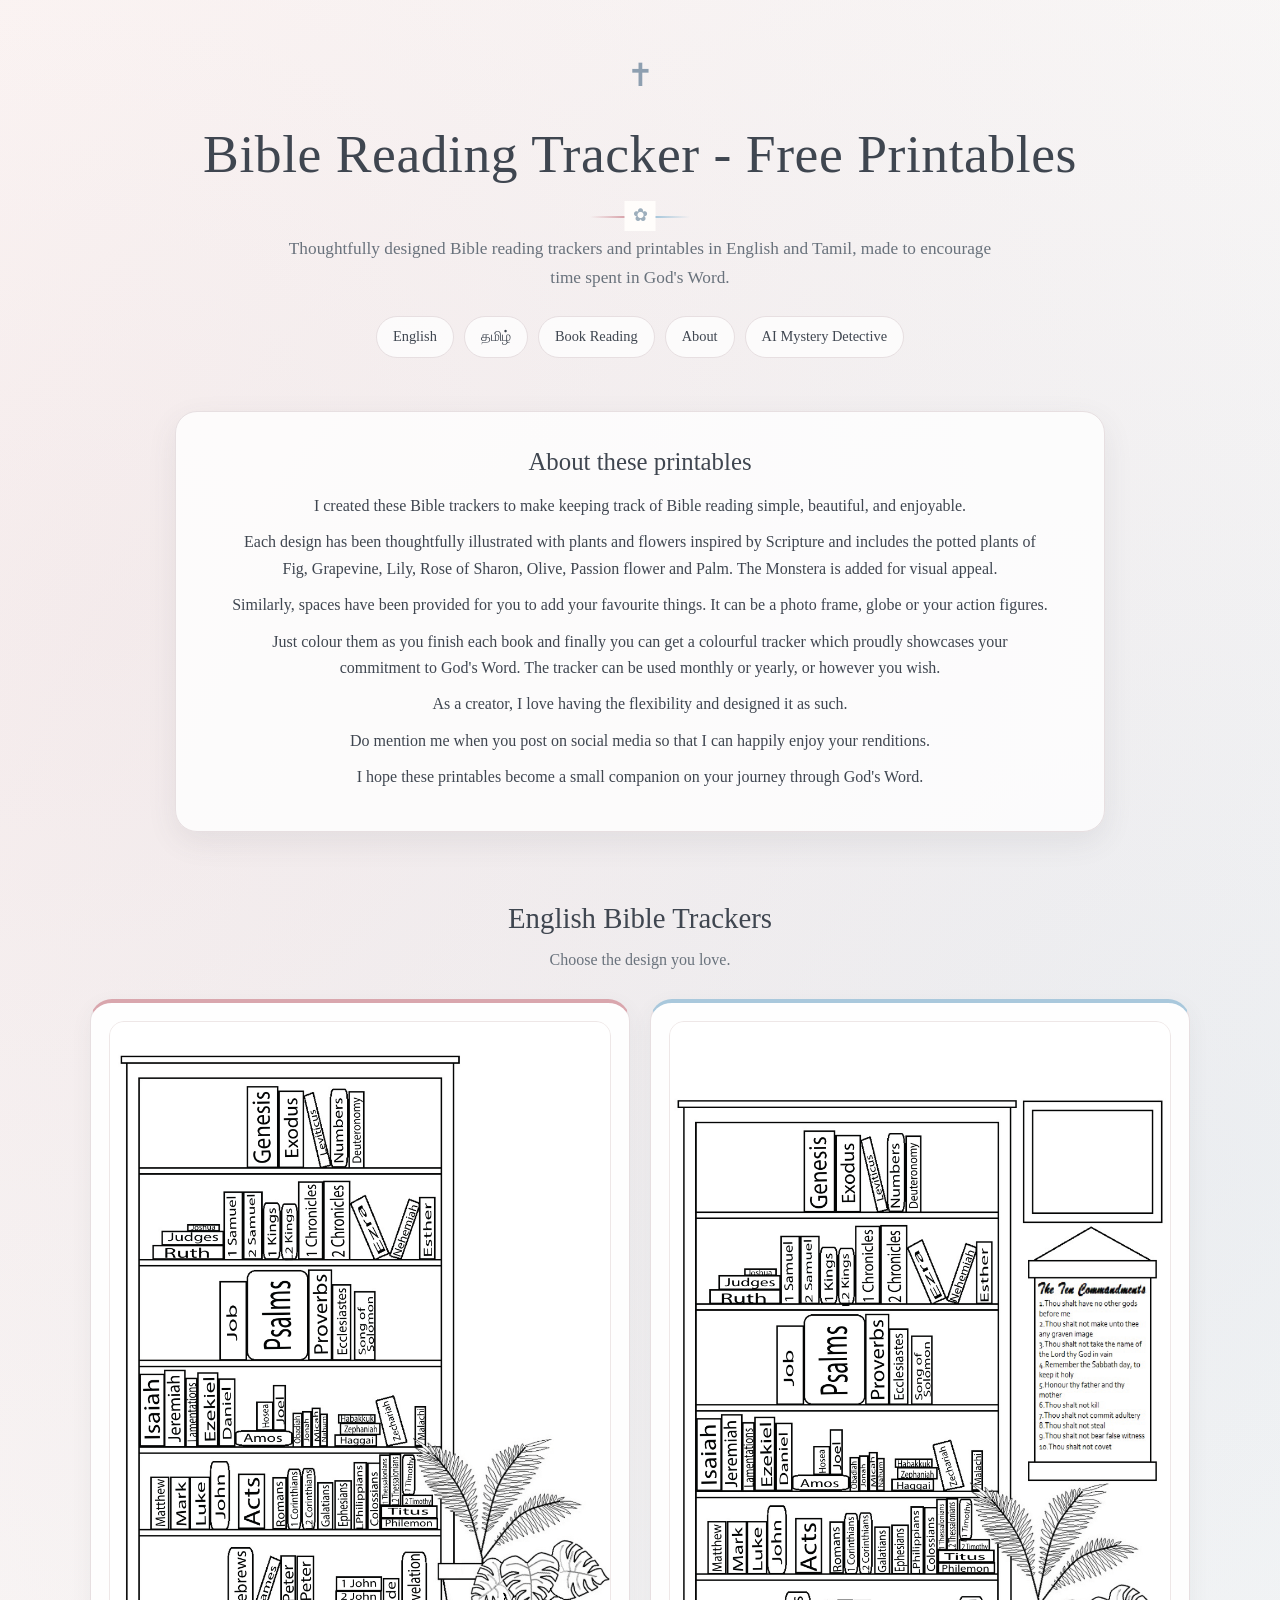
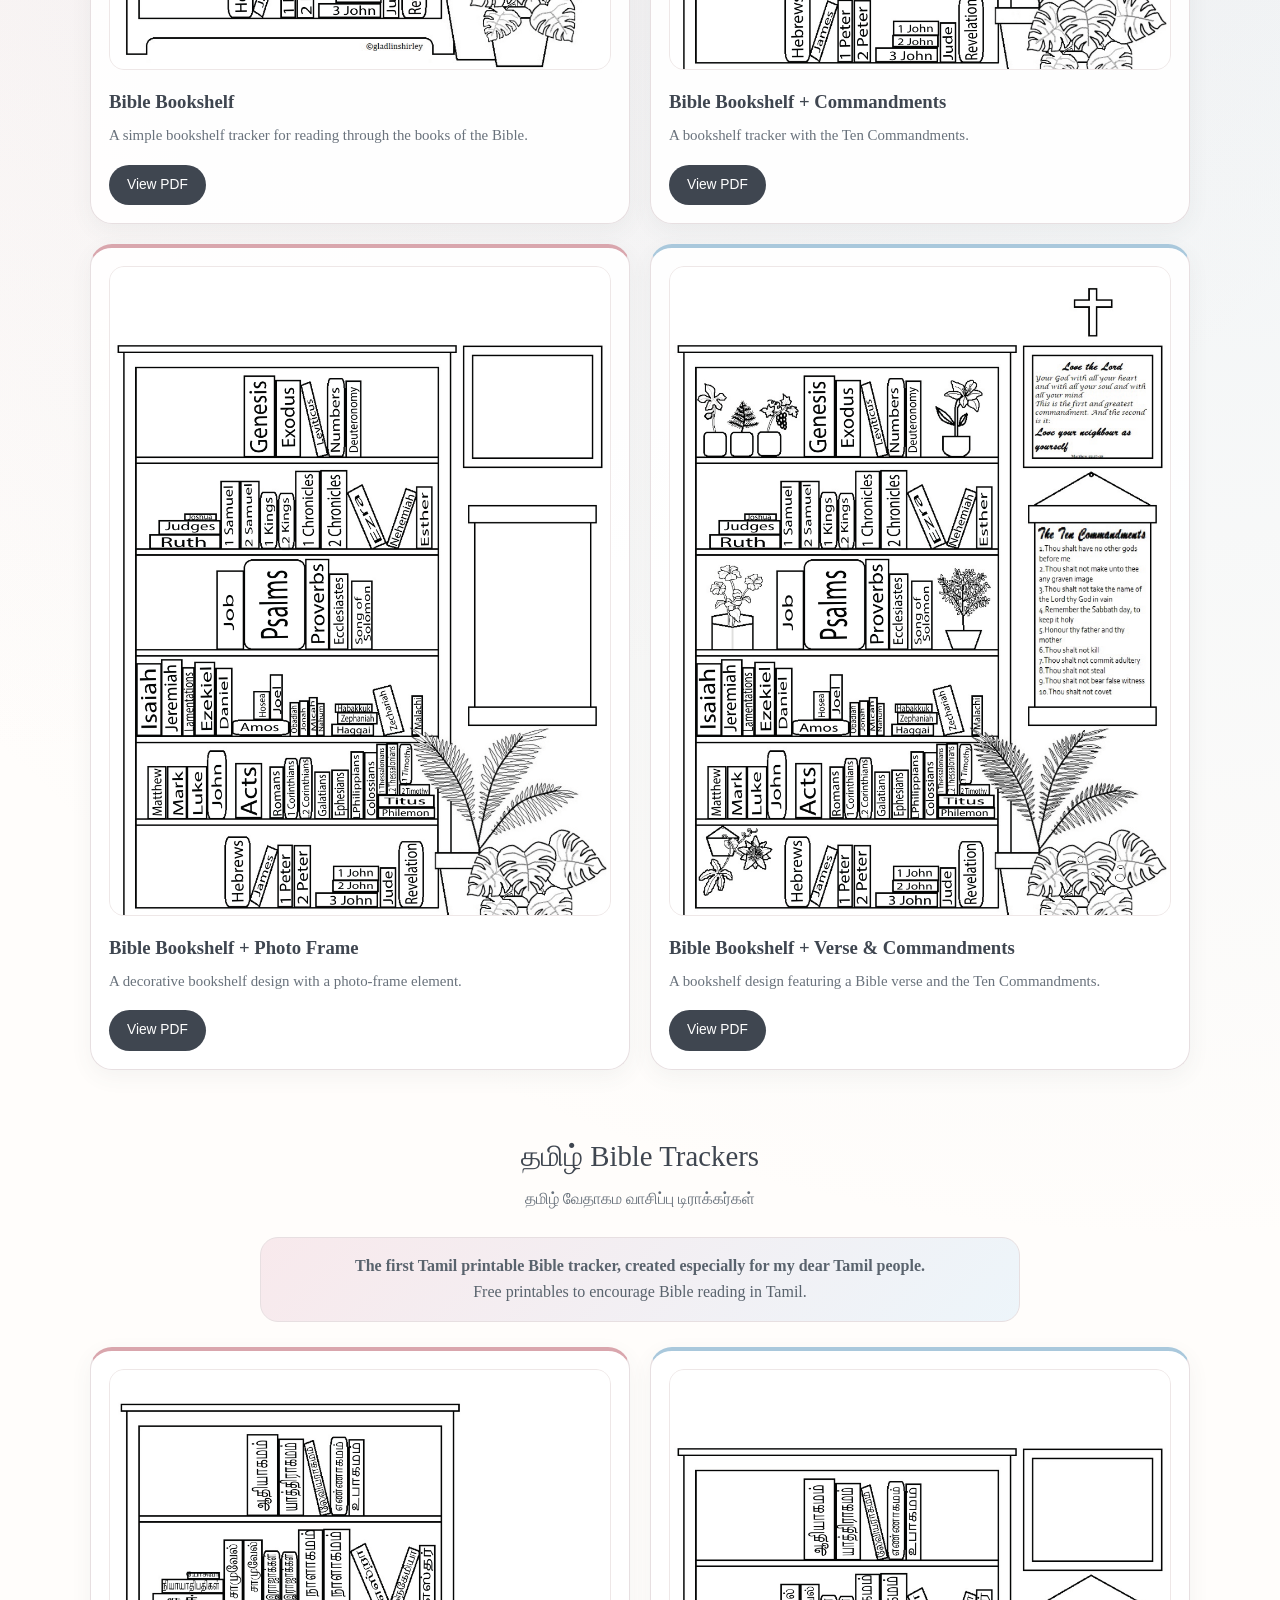
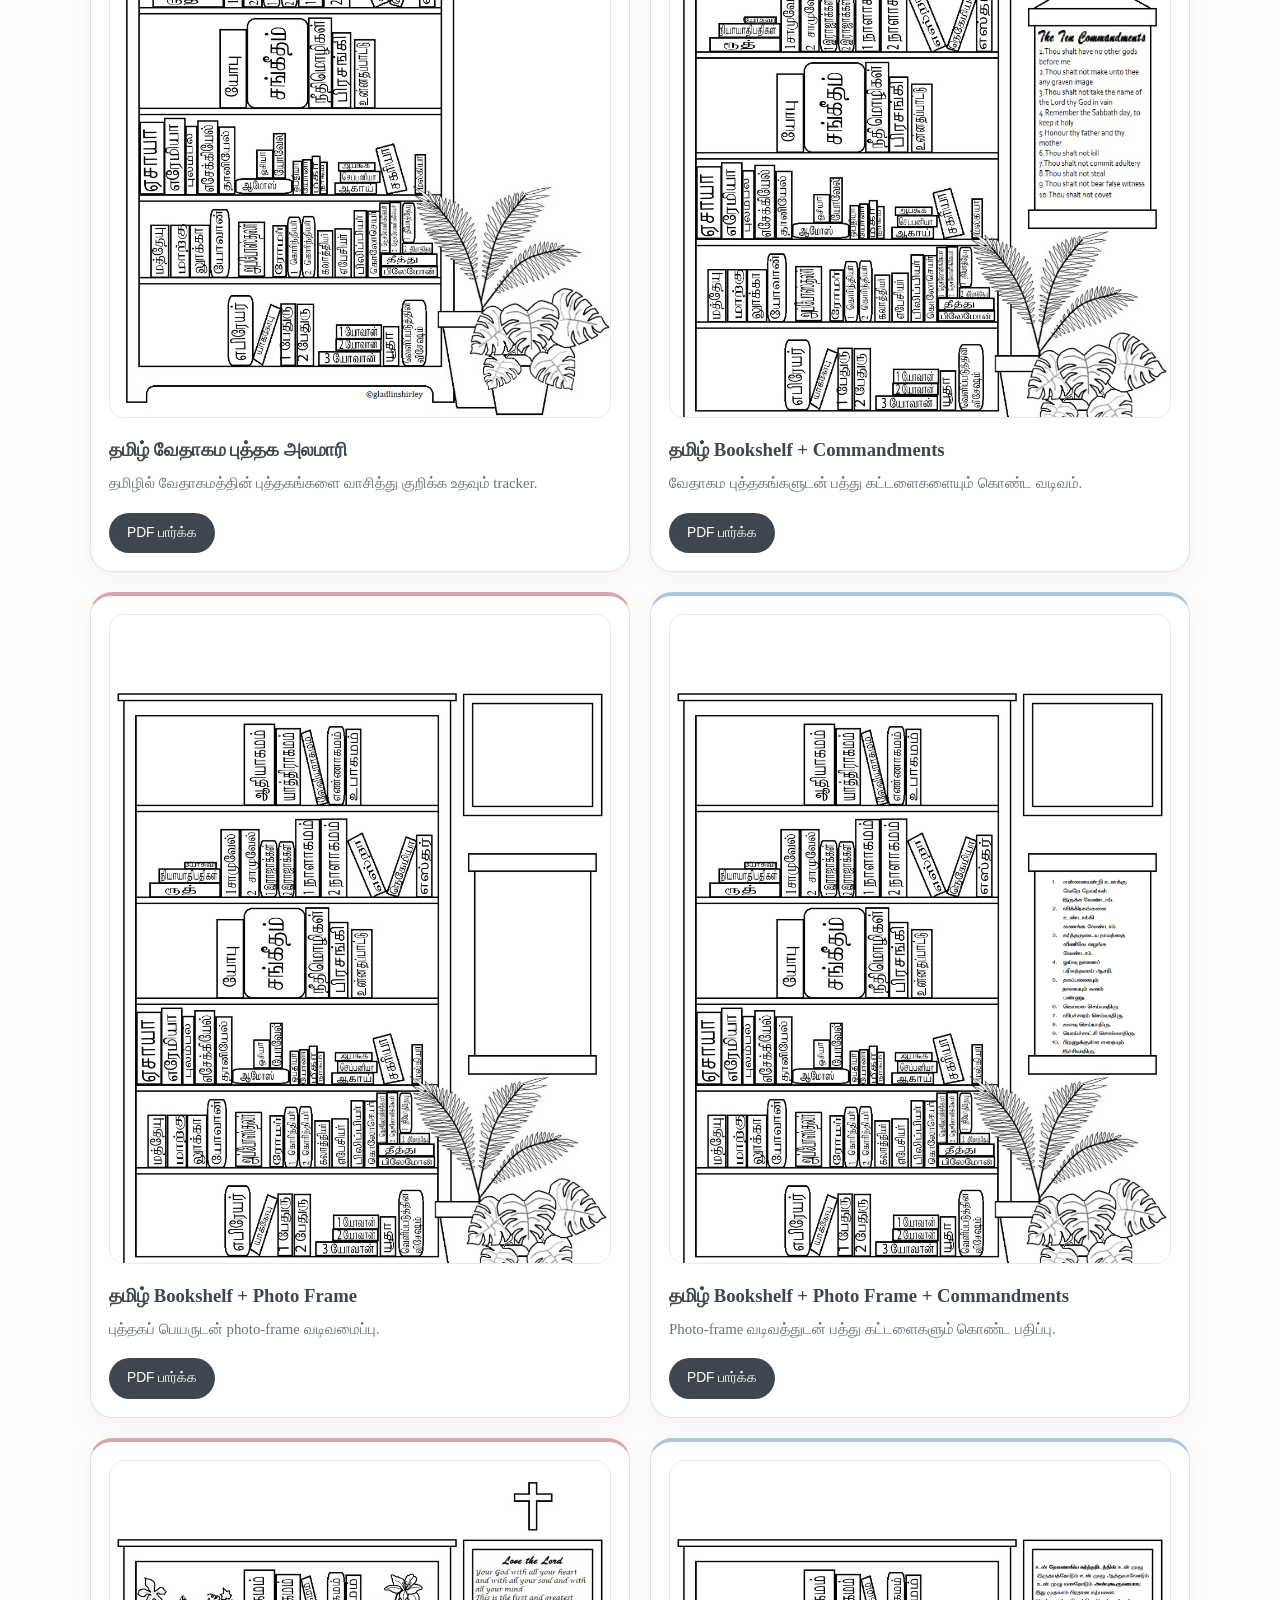
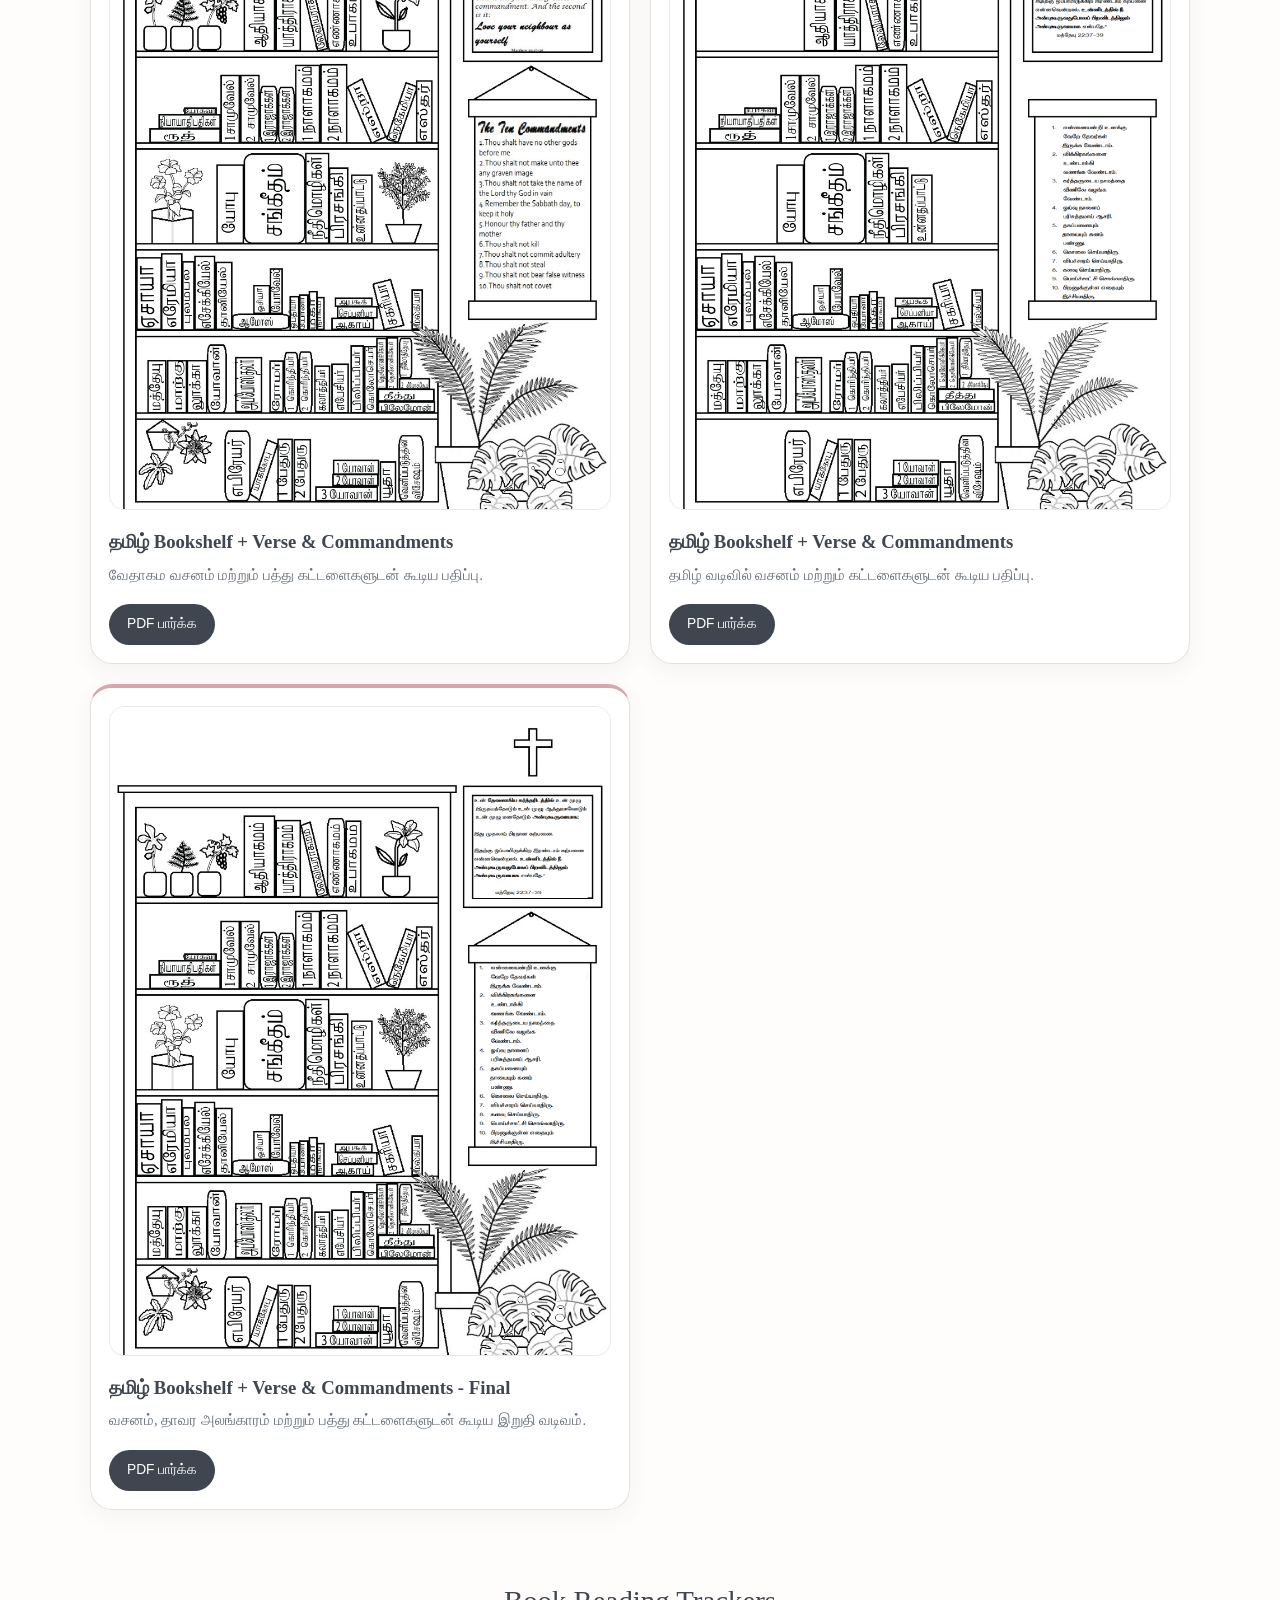
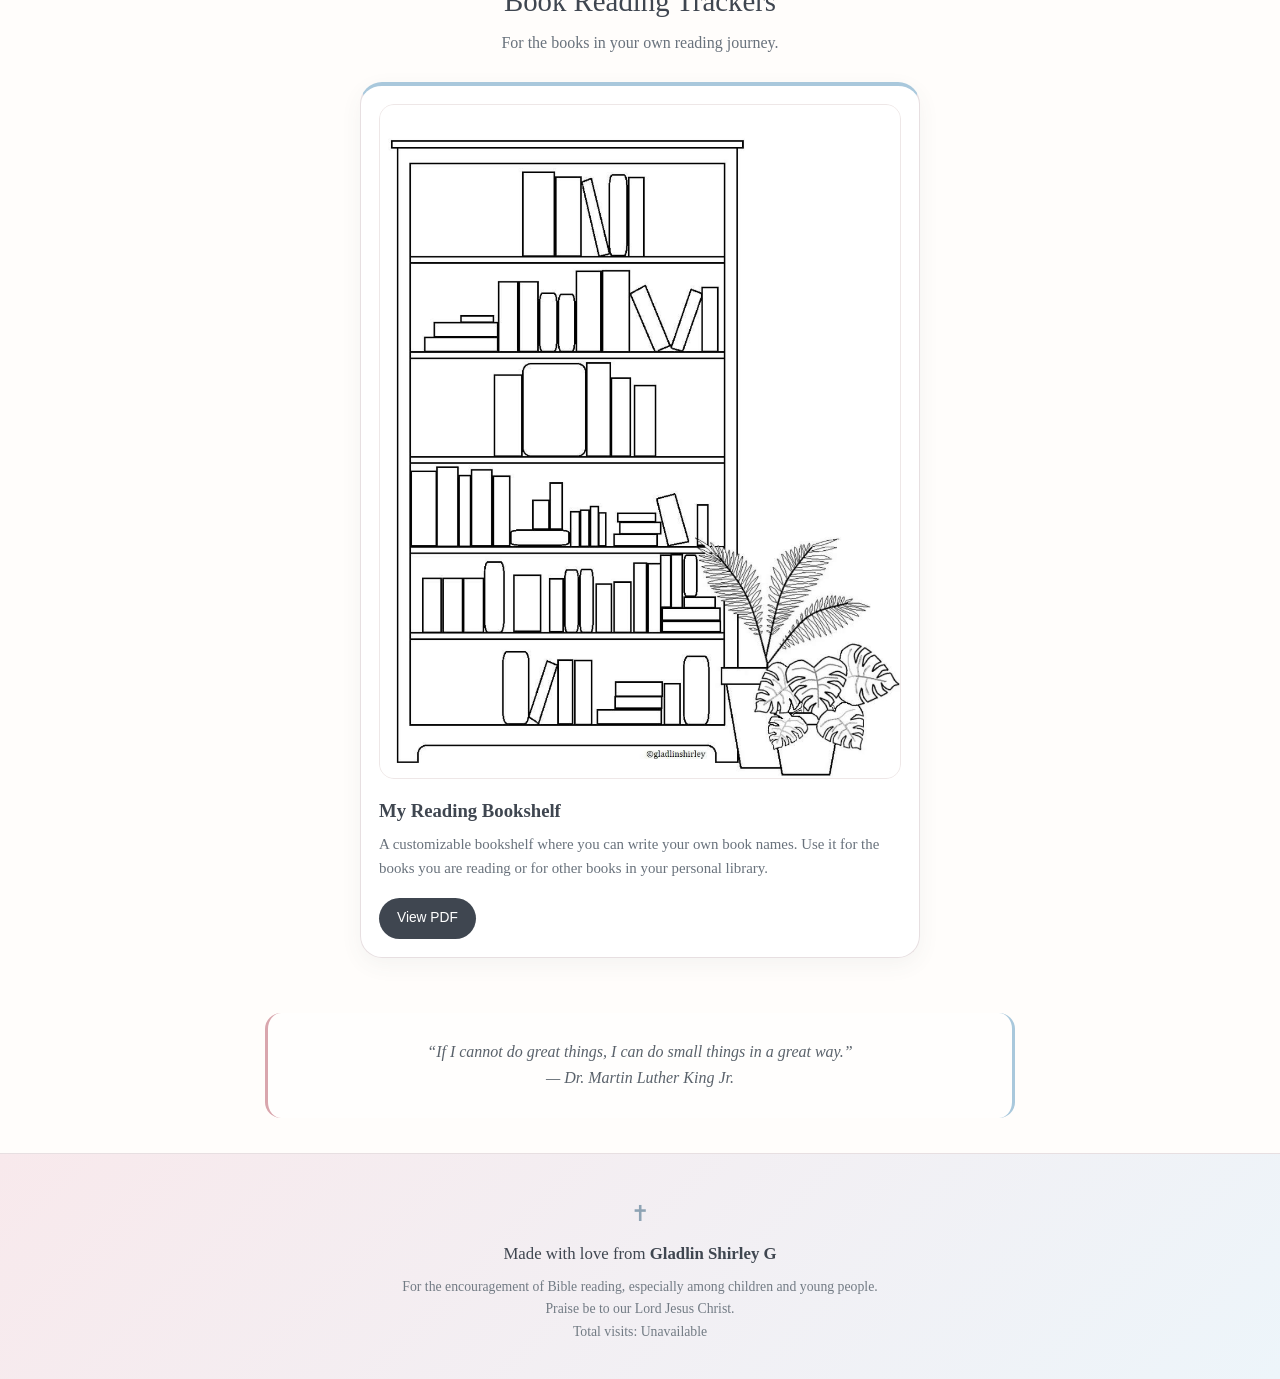
<file: index.html>
<!DOCTYPE html>
<html lang="en">
<head>
  <meta charset="UTF-8">
  <meta name="viewport" content="width=device-width, initial-scale=1.0">
  <meta name="description" content="Bible Reading Tracker - Free Printables in English and Tamil, thoughtfully designed to encourage Bible reading.">
  <title>Bible Reading Tracker - Free Printables</title>

  <style>
    :root{
      --pink:#d9a6ad;
      --pink-soft:#f8e9ec;
      --blue:#a9c8dc;
      --blue-soft:#edf5fa;
      --ink:#3f4650;
      --muted:#69727c;
      --cream:#fffdfb;
      --white:#ffffff;
      --line:#e7dfe1;
      --shadow:0 10px 30px rgba(73,78,87,.09);
      --radius:22px;
    }

    *{box-sizing:border-box}

    html{scroll-behavior:smooth}

    body{
      margin:0;
      font-family:Georgia,"Times New Roman",serif;
      color:var(--ink);
      background:
        radial-gradient(circle at 8% 8%,rgba(217,166,173,.18),transparent 24%),
        radial-gradient(circle at 92% 15%,rgba(169,200,220,.22),transparent 25%),
        var(--cream);
      line-height:1.65;
    }

    a{color:inherit}

    .wrap{
      width:min(1100px,calc(100% - 32px));
      margin:auto;
    }

    header{
      padding:54px 0 35px;
      text-align:center;
    }

    .cross{
      display:inline-flex;
      align-items:center;
      justify-content:center;
      width:42px;
      height:42px;
      margin-bottom:14px;
      color:#8e9fb0;
      font-size:32px;
      font-family:Arial,sans-serif;
    }

    h1{
      margin:0;
      font-size:clamp(2rem,5vw,3.35rem);
      font-weight:500;
      letter-spacing:.01em;
    }

    .ornament{
      width:100px;
      height:2px;
      background:linear-gradient(90deg,transparent,var(--pink),var(--blue),transparent);
      margin:18px auto 17px;
      position:relative;
    }

    .ornament:after{
      content:"✿";
      position:absolute;
      left:50%;
      top:-15px;
      transform:translateX(-50%);
      background:var(--cream);
      padding:0 8px;
      color:#9daebc;
      font-size:18px;
    }

    .subtitle{
      max-width:720px;
      margin:0 auto;
      color:var(--muted);
      font-size:1.08rem;
    }

    nav{
      display:flex;
      justify-content:center;
      flex-wrap:wrap;
      gap:10px;
      margin-top:24px;
    }

    nav a{
      text-decoration:none;
      padding:8px 16px;
      border-radius:999px;
      background:rgba(255,255,255,.75);
      border:1px solid var(--line);
      font-size:.9rem;
      transition:.2s ease;
    }

    nav a:hover{
      background:var(--pink-soft);
      transform:translateY(-1px);
    }

    .intro{
      background:rgba(255,255,255,.8);
      border:1px solid var(--line);
      box-shadow:var(--shadow);
      border-radius:var(--radius);
      padding:30px clamp(22px,5vw,50px);
      margin:18px auto 45px;
      max-width:930px;
      text-align:center;
    }

    .intro h2{
      margin:0 0 10px;
      font-size:1.55rem;
      font-weight:500;
    }

    .intro p{
      margin:10px auto;
      max-width:820px;
    }

    .plants{
      display:flex;
      justify-content:center;
      flex-wrap:wrap;
      gap:9px;
      margin:20px 0 0;
    }

    .plant{
      padding:7px 12px;
      background:white;
      border:1px solid var(--line);
      border-radius:999px;
      font-size:.83rem;
      color:#68727b;
    }

    section{
      padding:18px 0 45px;
    }

    .section-heading{
      text-align:center;
      margin-bottom:25px;
    }

    .section-heading h2{
      margin:0;
      font-size:1.8rem;
      font-weight:500;
    }

    .section-heading p{
      margin:5px 0 0;
      color:var(--muted);
    }

    .tamil-intro{
      max-width:760px;
      margin:0 auto 25px;
      padding:15px 20px;
      text-align:center;
      border-radius:18px;
      background:linear-gradient(135deg,var(--pink-soft),var(--blue-soft));
      border:1px solid var(--line);
      color:#59636d;
    }

    .grid{
      display:grid;
      grid-template-columns:repeat(2,minmax(0,1fr));
      gap:20px;
    }

    .card{
      background:rgba(255,255,255,.94);
      border:1px solid var(--line);
      border-radius:var(--radius);
      padding:18px;
      box-shadow:0 7px 22px rgba(73,78,87,.06);
      display:flex;
      flex-direction:column;
      overflow:hidden;
    }

    .card:nth-child(odd){border-top:4px solid var(--pink)}
    .card:nth-child(even){border-top:4px solid var(--blue)}

    .preview{
      width:100%;
      aspect-ratio:8.5/11;
      object-fit:cover;
      object-position:top center;
      display:block;
      border-radius:15px;
      background:#f5f2f0;
      border:1px solid #eee7e7;
      margin-bottom:17px;
    }

    .card h3{
      margin:0 0 5px;
      font-size:1.17rem;
      font-weight:600;
    }

    .card p{
      margin:0 0 17px;
      color:var(--muted);
      font-size:.93rem;
    }

    .button{
      display:inline-flex;
      align-items:center;
      justify-content:center;
      align-self:flex-start;
      margin-top:auto;
      padding:9px 18px;
      border-radius:999px;
      text-decoration:none;
      background:var(--ink);
      color:white;
      font-family:Arial,sans-serif;
      font-size:.86rem;
      transition:.2s ease;
    }

    .button:hover{
      transform:translateY(-2px);
      opacity:.92;
    }

    .book-section{
      margin-top:5px;
    }

    .book-card{
      max-width:560px;
      margin:0 auto;
    }

    .book-card .preview{
      aspect-ratio:8.5/11;
    }

    .note{
      margin-top:22px;
      padding:18px 20px;
      border-radius:18px;
      background:linear-gradient(135deg,var(--pink-soft),var(--blue-soft));
      border:1px solid rgba(160,170,180,.2);
      text-align:center;
      color:#59636d;
    }

    .quote{
      text-align:center;
      margin:10px auto 35px;
      max-width:750px;
      padding:26px 25px;
      border-left:3px solid var(--pink);
      border-right:3px solid var(--blue);
      background:rgba(255,255,255,.65);
      border-radius:16px;
      font-style:italic;
      color:#5a626b;
    }

    footer{
      margin-top:15px;
      padding:42px 0 35px;
      background:linear-gradient(135deg,#f8e9ec,#edf5fa);
      text-align:center;
      border-top:1px solid var(--line);
    }

    footer .made{
      font-size:1.05rem;
      margin:0 0 8px;
    }

    footer .credit{
      margin:0;
      color:#727b84;
      font-size:.86rem;
    }

    .small-cross{
      color:#8ea3b4;
      font-family:Arial,sans-serif;
      font-size:22px;
      margin-bottom:8px;
    }

    @media (max-width:700px){
      header{padding:35px 0 25px}

      .wrap{
        width:min(100% - 22px,1100px);
      }

      .grid{
        grid-template-columns:1fr;
        gap:15px;
      }

      .intro{
        padding:24px 18px;
        margin-bottom:30px;
      }

      .card{
        padding:14px;
      }

      .preview{
        border-radius:13px;
      }

      .section-heading h2{
        font-size:1.55rem;
      }

      .subtitle{
        font-size:1rem;
      }

      nav a{
        font-size:.82rem;
        padding:7px 12px;
      }

      .quote{
        font-size:.95rem;
      }
    }
  </style>
</head>

<body>

<header id="top">
  <div class="wrap">
    <div class="cross" aria-hidden="true">✝</div>

    <h1>Bible Reading Tracker - Free Printables</h1>

    <div class="ornament" aria-hidden="true"></div>

    <p class="subtitle">
      Thoughtfully designed Bible reading trackers and printables in English and Tamil,
      made to encourage time spent in God's Word.
    </p>

    <nav aria-label="Main navigation">
      <a href="#english">English</a>
      <a href="#tamil">தமிழ்</a>
      <a href="#books">Book Reading</a>
      <a href="#about">About</a>
      <a href="ai-master-lab/day-01-chatgpt/ai-mystery-detective/">AI Mystery Detective</a>
    </nav>
  </div>
</header>

<main class="wrap">

  <section class="intro" id="about">
    <h2>About these printables</h2>

    <p>
      I created these Bible trackers to make keeping track of Bible reading
      simple, beautiful, and enjoyable.
    </p>

    <p>
      Each design has been thoughtfully illustrated with plants and flowers inspired by Scripture and includes the potted plants of Fig, Grapevine, Lily, Rose of Sharon, Olive, Passion flower and Palm. The Monstera is added for visual appeal.
    </p>

    <p>
      Similarly, spaces have been provided for you to add your favourite things. It can be a photo frame, globe or your action figures.
    </p>

    <p>
      Just colour them as you finish each book and finally you can get a colourful tracker which proudly showcases your commitment to God's Word. The tracker can be used monthly or yearly, or however you wish.
    </p>

    <p>
      As a creator, I love having the flexibility and designed it as such.
    </p>

    <p>
      Do mention me when you post on social media so that I can happily enjoy your renditions.
    </p>
     <p>
      I hope these printables become a small companion on your journey through God's Word.
    </p>

  </section>




  <!-- ENGLISH BIBLE TRACKERS -->

  <section id="english">
    <div class="section-heading">
      <h2>English Bible Trackers</h2>
      <p>Choose the design you love.</p>
    </div>

    <div class="grid">

      <article class="card">
        <img class="preview"
             src="bookshelfwithbooks1-preview.png"
             alt="Bible Bookshelf tracker preview">

        <h3>Bible Bookshelf</h3>
        <p>A simple bookshelf tracker for reading through the books of the Bible.</p>

        <a class="button"
           href="bookshelfwithbooks.pdf"
           target="_blank"
           rel="noopener">View PDF</a>
      </article>


      <article class="card">
        <img class="preview"
             src="bookshelfwithbooksPhotoandcommandment1-preview.png"
             alt="Bible Bookshelf with Commandments preview">

        <h3>Bible Bookshelf + Commandments</h3>
        <p>A bookshelf tracker with the Ten Commandments.</p>

        <a class="button"
           href="bookshelfwithbooksPhotoandcommandment.pdf"
           target="_blank"
           rel="noopener">View PDF</a>
      </article>


      <article class="card">
        <img class="preview"
             src="bookshelfwithbooksPhotoframe1-preview.png"
             alt="Bible Bookshelf with Photo Frame preview">

        <h3>Bible Bookshelf + Photo Frame</h3>
        <p>A decorative bookshelf design with a photo-frame element.</p>

        <a class="button"
           href="bookshelfwithbooksPhotoframe.pdf"
           target="_blank"
           rel="noopener">View PDF</a>
      </article>


      <article class="card">
        <img class="preview"
             src="bookshelfwithbooksPhotoverseandcommandment1-preview.png"
             alt="Bible Bookshelf with Verse and Commandments preview">

        <h3>Bible Bookshelf + Verse &amp; Commandments</h3>
        <p>A bookshelf design featuring a Bible verse and the Ten Commandments.</p>

        <a class="button"
           href="bookshelfwithbooksPhotoverseandcommandment.pdf"
           target="_blank"
           rel="noopener">View PDF</a>
      </article>

    </div>
  </section>


  <!-- TAMIL BIBLE TRACKERS -->

  <section id="tamil">
    <div class="section-heading">
      <h2>தமிழ் Bible Trackers</h2>
      <p>தமிழ் வேதாகம வாசிப்பு டிராக்கர்கள்</p>
    </div>

    <div class="tamil-intro">
      <strong>The first Tamil printable Bible tracker, created especially for my dear Tamil people.</strong>
      <br>
      Free printables to encourage Bible reading in Tamil.
    </div>

    <div class="grid">

      <article class="card">
        <img class="preview"
             src="tamilbookshelfwithbooks1-preview.png"
             alt="Tamil Bible Bookshelf tracker preview">

        <h3>தமிழ் வேதாகம புத்தக அலமாரி</h3>
        <p>தமிழில் வேதாகமத்தின் புத்தகங்களை வாசித்து குறிக்க உதவும் tracker.</p>

        <a class="button"
           href="tamilbookshelfwithbooks.pdf"
           target="_blank"
           rel="noopener">PDF பார்க்க</a>
      </article>


      <article class="card">
        <img class="preview"
             src="tamilbookshelfwithbooksPhotoandcommandment1-preview.png"
             alt="Tamil Bible Bookshelf with Commandments preview">

        <h3>தமிழ் Bookshelf + Commandments</h3>
        <p>வேதாகம புத்தகங்களுடன் பத்து கட்டளைகளையும் கொண்ட வடிவம்.</p>

        <a class="button"
           href="tamilbookshelfwithbooksPhotoandcommandment.pdf"
           target="_blank"
           rel="noopener">PDF பார்க்க</a>
      </article>


      <article class="card">
        <img class="preview"
             src="tamilbookshelfwithbooksPhotoframebookname-added1-preview.png"
             alt="Tamil Bible Bookshelf Photo Frame preview">

        <h3>தமிழ் Bookshelf + Photo Frame</h3>
        <p>புத்தகப் பெயருடன் photo-frame வடிவமைப்பு.</p>

        <a class="button"
           href="tamilbookshelfwithbooksPhotoframebookname%20added.pdf"
           target="_blank"
           rel="noopener">PDF பார்க்க</a>
      </article>


      <article class="card">
        <img class="preview"
             src="tamilbookshelfwithbooksPhotoframewithcommandmenttamil-preview.png"
             alt="Tamil Bible Bookshelf Photo Frame with Commandments preview">

        <h3>தமிழ் Bookshelf + Photo Frame + Commandments</h3>
        <p>Photo-frame வடிவத்துடன் பத்து கட்டளைகளும் கொண்ட பதிப்பு.</p>

        <a class="button"
           href="tamilbookshelfwithbooksPhotoframewithcommandmenttamil.pdf"
           target="_blank"
           rel="noopener">PDF பார்க்க</a>
      </article>


      <article class="card">
        <img class="preview"
             src="tamilbookshelfwithbooksPhotoverseandcommandment1-preview.png"
             alt="Tamil Bible Bookshelf Verse and Commandments preview">

        <h3>தமிழ் Bookshelf + Verse &amp; Commandments</h3>
        <p>வேதாகம வசனம் மற்றும் பத்து கட்டளைகளுடன் கூடிய பதிப்பு.</p>

        <a class="button"
           href="tamilbookshelfwithbooksPhotoverseandcommandment.pdf"
           target="_blank"
           rel="noopener">PDF பார்க்க</a>
      </article>


      <article class="card">
        <img class="preview"
             src="tamilbookshelfwithbooksPhotoverseandcommandmenttamil-preview.png"
             alt="Tamil Bible Bookshelf Verse and Commandments Tamil preview">

        <h3>தமிழ் Bookshelf + Verse &amp; Commandments</h3>
        <p>தமிழ் வடிவில் வசனம் மற்றும் கட்டளைகளுடன் கூடிய பதிப்பு.</p>

        <a class="button"
           href="tamilbookshelfwithbooksPhotoverseandcommandmenttamil.pdf"
           target="_blank"
           rel="noopener">PDF பார்க்க</a>
      </article>


      <article class="card">
        <img class="preview"
             src="tamilbookshelfwithbooksPhotoverseandcommandmenttamilfinal1-preview.png"
             alt="Final Tamil Bible Bookshelf Verse and Commandments preview">

        <h3>தமிழ் Bookshelf + Verse &amp; Commandments - Final</h3>
        <p>வசனம், தாவர அலங்காரம் மற்றும் பத்து கட்டளைகளுடன் கூடிய இறுதி வடிவம்.</p>

        <a class="button"
           href="tamilbookshelfwithbooksPhotoverseandcommandmenttamilfinal.pdf"
           target="_blank"
           rel="noopener">PDF பார்க்க</a>
      </article>

    </div>
  </section>


  <!-- BOOK READING TRACKER -->

  <section id="books" class="book-section">

    <div class="section-heading">
      <h2>Book Reading Trackers</h2>
      <p>For the books in your own reading journey.</p>
    </div>

    <article class="card book-card">

      <img class="preview"
           src="bookshelfwithbookscustom1-preview.png"
           alt="My Reading Bookshelf custom book tracker preview">

      <h3>My Reading Bookshelf</h3>

      <p>
        A customizable bookshelf where you can write your own book names.
        Use it for the books you are reading or for other books in your personal library.
      </p>

      <a class="button"
         href="bookshelfwithbookscustom.pdf"
         target="_blank"
         rel="noopener">View PDF</a>

    </article>

  </section>


  <div class="quote">
    “If I cannot do great things, I can do small things in a great way.”
    <br>
    <span>— Dr. Martin Luther King Jr.</span>
  </div>

</main>


<footer>
  <div class="small-cross">✝</div>

  <p class="made">
    Made with love from <strong>Gladlin Shirley G</strong>
  </p>

  <p class="credit">
    For the encouragement of Bible reading, especially among children and young people.
  </p>

  <p class="credit">
    Praise be to our Lord Jesus Christ.
  </p>


  <p class="credit" id="visit-counter">
    Total visits: <span id="visit-count">Loading...</span>
  </p>

  <script>
    (async function () {
      const visitCount = document.getElementById("visit-count");

      try {
        const response = await fetch(
          "https://countapi.mileshilliard.com/api/v1/hit/gladlinshirley.github.io_visits"
        );

        if (!response.ok) {
          throw new Error("Counter request failed: " + response.status);
        }

        const data = await response.json();
        visitCount.textContent = data.value;
      } catch (error) {
        console.error("Visit counter error:", error);
        visitCount.textContent = "Unavailable";
      }
    })();
  </script>
</footer>

</body>
</html>
</file>
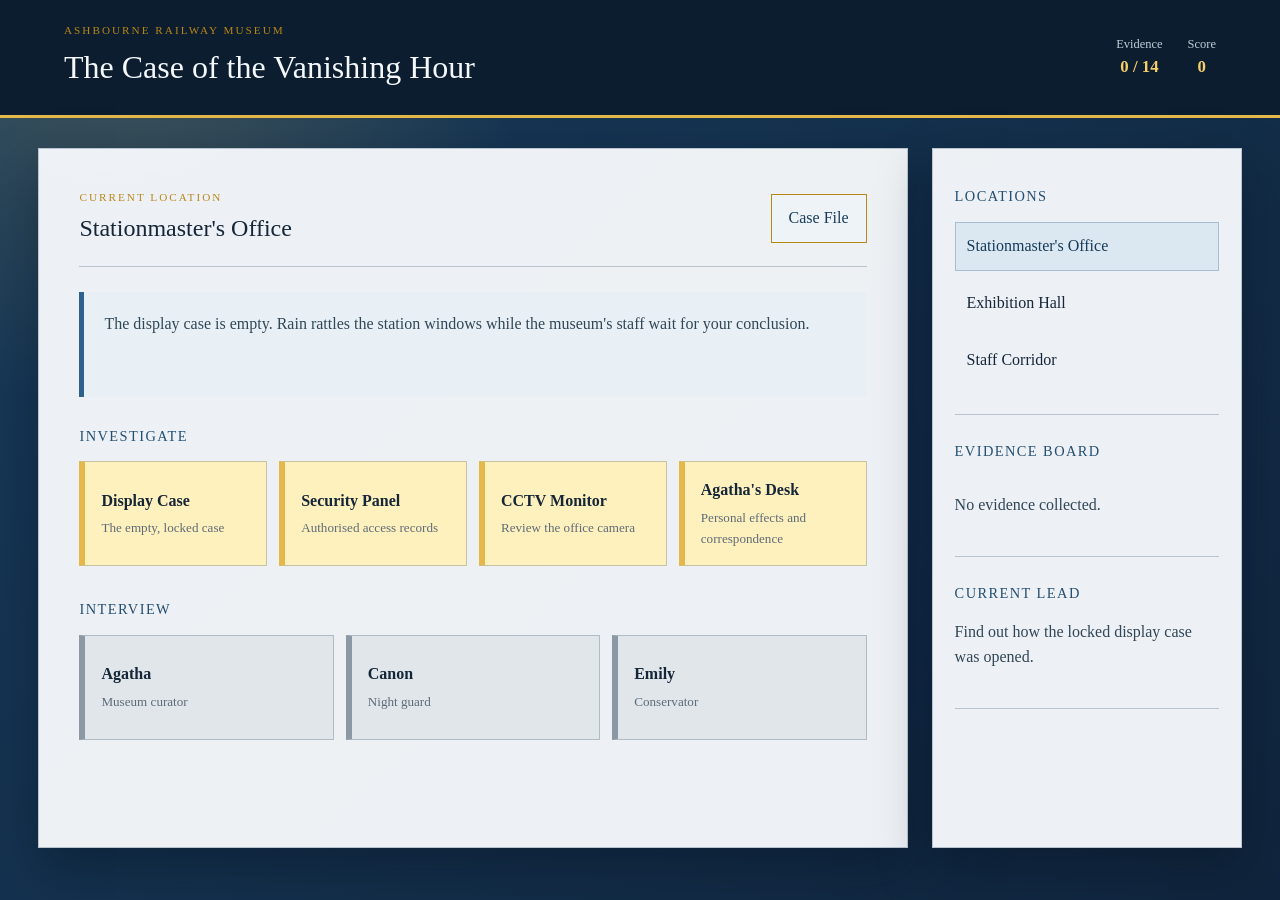
<file: ai-master-lab/day-01-chatgpt/ai-mystery-detective/index.html>
<!doctype html>
<html lang="en">
<head>
  <meta charset="utf-8">
  <meta name="viewport" content="width=device-width, initial-scale=1">
  <title>The Case of the Vanishing Hour</title>
  <link rel="stylesheet" href="style.css">
</head>
<body>
  <header class="game-header">
    <div><p class="eyebrow">Ashbourne Railway Museum</p><h1>The Case of the Vanishing Hour</h1></div>
    <div class="stats"><span>Evidence <strong id="evidence-count">0 / 0</strong></span><span>Score <strong id="score">0</strong></span></div>
  </header>
  <main class="game-layout">
    <section class="main-panel">
      <div class="location-header"><div><p class="eyebrow">Current location</p><h2 id="location-title"></h2></div><button id="case-file-btn" class="secondary-btn">Case File</button></div>
      <div id="scene-description" class="scene-description"></div>
      <section><h3>Investigate</h3><div id="object-list" class="object-grid"></div></section>
      <section class="characters-section"><h3>Interview</h3><div id="character-list" class="character-grid"></div></section>
    </section>
    <aside class="sidebar">
      <section class="sidebar-section"><h3>Locations</h3><div id="location-list"></div></section>
      <section class="sidebar-section"><h3>Evidence Board</h3><div id="evidence-board" class="evidence-board"></div></section>
      <section class="sidebar-section"><h3>Current lead</h3><p id="lead-text" class="lead-text"></p></section>
    </aside>
  </main>
  <div id="modal" class="modal hidden" role="dialog" aria-modal="true"><div class="modal-card"><button class="modal-close" data-close="modal" aria-label="Close">×</button><p id="modal-category" class="eyebrow"></p><h2 id="modal-title"></h2><div id="modal-content"></div><div id="modal-actions"></div></div></div>
  <div id="case-file-modal" class="modal hidden" role="dialog" aria-modal="true"><div class="modal-card"><button class="modal-close" data-close="case-file-modal" aria-label="Close">×</button><p class="eyebrow">Case file #27</p><h2>The Missing Night Express Clock</h2><div id="case-file-content"></div></div></div>
  <div id="accusation-modal" class="modal hidden" role="dialog" aria-modal="true"><div class="modal-card"><button class="modal-close" data-close="accusation-modal" aria-label="Close">×</button><p class="eyebrow">Final deduction</p><h2>Reconstruct the crimes</h2><p>Identify both crimes, Agatha's motive, and the original clock's hiding place.</p><form id="accusation-form" class="accusation-form">
    <fieldset><legend>Crime 1</legend><label>Who?<select id="crime1-person"><option value="">Choose…</option><option value="agatha">Agatha</option><option value="canon">Canon</option><option value="emily">Emily</option></select></label><label>What was stolen?<select id="crime1-object"><option value="">Choose…</option><option value="original">Genuine Night Express Clock</option><option value="replica">Replica</option></select></label><label>When?<select id="crime1-time"><option value="">Choose…</option><option value="843">8:43 PM</option><option value="912">9:12 PM</option><option value="917">9:17 PM</option></select></label></fieldset>
    <fieldset><legend>Crime 2</legend><label>Who?<select id="crime2-person"><option value="">Choose…</option><option value="agatha">Agatha</option><option value="canon">Canon</option><option value="emily">Emily</option></select></label><label>What was stolen?<select id="crime2-object"><option value="">Choose…</option><option value="original">Genuine Night Express Clock</option><option value="replica">Replica</option></select></label><label>When?<select id="crime2-time"><option value="">Choose…</option><option value="843">8:43 PM</option><option value="912">9:12 PM</option><option value="917">9:17 PM</option></select></label></fieldset>
    <fieldset><legend>Agatha</legend><label>Motive?<select id="motive"><option value="">Choose…</option><option value="revenge">Revenge</option><option value="sale">Financial gain through private sale</option><option value="protect">Protecting Emily</option></select></label><label>Where was the genuine clock hidden?<select id="hiding-place"><option value="">Choose…</option><option value="security">Security desk</option><option value="workshop">Conservation workshop</option><option value="locker">Stationmaster's luggage locker</option><option value="office">Agatha's office</option></select></label></fieldset>
    <button class="primary-btn" type="submit">Submit Final Accusation</button>
  </form></div></div>
  <script src="script.js"></script>
</body>
</html>
</file>
<file: ai-master-lab/day-01-chatgpt/ai-mystery-detective/style.css>
:root{--bg:#10253d;--panel:#f4f7fa;--panel2:#dce5ed;--paper:#152638;--muted:#5d6b78;--brass:#e4b84b;--brass-light:#f5cf67;--red:#b65b56;--green:#517964;--border:rgba(29,61,89,.25)}
*{box-sizing:border-box}body{margin:0;min-height:100vh;background:radial-gradient(circle at 10% 0,rgba(245,207,103,.2),transparent 28%),linear-gradient(135deg,#173b5b,#10253d);color:var(--paper);font:16px/1.55 Georgia,serif}.game-header{display:flex;justify-content:space-between;align-items:center;padding:22px 5vw;border-bottom:3px solid var(--brass);background:#0c1d30;color:#f5f8fb}h1,h2{margin:0;font-weight:normal}.eyebrow{margin:0 0 4px;color:#b88716;font-size:.7rem;letter-spacing:.18em;text-transform:uppercase}.stats{display:flex;gap:25px}.stats span{display:grid;text-align:center;color:#c1cfda;font-size:.78rem}.stats strong{color:var(--brass-light);font-size:1.05rem}.game-layout{width:min(1400px,94vw);margin:30px auto;display:grid;grid-template-columns:1fr 310px;gap:24px}.main-panel,.sidebar{background:rgba(244,247,250,.97);border:1px solid var(--border);box-shadow:0 20px 50px rgba(0,12,26,.35)}.main-panel{min-height:700px;padding:clamp(20px,4vw,40px)}.sidebar{padding:22px}.location-header{display:flex;justify-content:space-between;align-items:center;padding-bottom:18px;margin-bottom:25px;border-bottom:1px solid var(--border)}.scene-description{min-height:105px;margin-bottom:28px;padding:20px;background:#e8f0f6;border-left:5px solid #2c628d;color:#314656}h3{color:#234e72;font-size:.9rem;font-weight:normal;letter-spacing:.1em;text-transform:uppercase}.object-grid,.character-grid{display:grid;grid-template-columns:repeat(auto-fit,minmax(175px,1fr));gap:12px}.characters-section{margin-top:32px}.card{min-height:105px;padding:16px;text-align:left;color:var(--paper);font:inherit;border:1px solid var(--border);cursor:pointer;transition:.18s}.object-card{background:#fff1bd;border-left:6px solid #e4b84b}.interview-card{background:#e1e6eb;border-left:6px solid #8c98a3}.card:hover{transform:translateY(-3px);border-color:#2c628d;box-shadow:0 7px 15px rgba(17,44,67,.14)}.object-card:hover{background:#ffe99a}.interview-card:hover{background:#d2d9df}.card.done{border-color:rgba(81,121,100,.8)}.card strong,.card span{display:block}.card span{margin-top:5px;color:var(--muted);font-size:.82rem}.sidebar-section{margin-bottom:25px;padding-bottom:22px;border-bottom:1px solid var(--border)}.location-button{width:100%;margin-bottom:8px;padding:11px;color:var(--paper);font:inherit;text-align:left;background:transparent;border:1px solid transparent;cursor:pointer}.location-button:hover,.location-button.active{background:#dce8f1;border-color:#a8becf;color:#173b5b}.evidence-board{max-height:370px;overflow:auto}.evidence-item{width:100%;margin:0 0 8px;padding:11px;text-align:left;color:var(--paper);font:inherit;background:#fff8dc;border:1px solid #e5cc79;cursor:pointer}.evidence-item:hover{border-color:#b88716}.evidence-item small{display:block;color:#8c6710;font-size:.65rem;letter-spacing:.07em;text-transform:uppercase}.lead-text{color:#314656}.primary-btn,.secondary-btn{padding:11px 17px;font:inherit;cursor:pointer;border:1px solid #b88716}.primary-btn{width:100%;background:var(--brass);color:#172838}.primary-btn:hover{background:var(--brass-light)}.secondary-btn{color:#173b5b;background:#edf3f7}.modal{position:fixed;inset:0;z-index:10;display:flex;align-items:center;justify-content:center;padding:20px;background:rgba(5,21,36,.7);backdrop-filter:blur(4px)}.hidden{display:none}.modal-card{position:relative;width:min(700px,100%);max-height:90vh;overflow:auto;padding:32px;background:#f7fafc;border:5px solid #244f72;box-shadow:0 20px 50px #071522}.modal-close{position:absolute;top:8px;right:12px;color:#173b5b;background:transparent;border:0;font-size:1.8rem;cursor:pointer}.clue-text{white-space:pre-line;color:#314656}.revelation,.warning{margin:20px 0;padding:18px;border-left:5px solid var(--brass);background:#fff3c9}.warning{border-color:var(--red);background:#f8e3e1}.action-row{display:flex;gap:10px;margin-top:20px}.action-row button{width:auto}.case-status{padding:14px;margin:12px 0;background:#e8f0f6;border-left:5px solid #2c628d}fieldset{margin:18px 0;padding:16px;border:1px solid var(--border);background:#eef3f7}legend{color:#234e72}label{display:grid;gap:6px;margin:12px 0;color:#314656}select{padding:10px;color:var(--paper);font:inherit;background:white;border:1px solid #a8becf}.ending{padding:20px;background:#fff3c9;border:1px solid #d4aa37}@media(max-width:850px){.game-layout{grid-template-columns:1fr}.game-header{align-items:flex-start;gap:16px;flex-direction:column}.character-grid{grid-template-columns:1fr}.sidebar{order:-1}}@media(max-width:480px){.game-layout{width:100%;margin:0}.main-panel,.sidebar{border-inline:0}.location-header{align-items:flex-start;gap:12px;flex-direction:column}}
</file>
